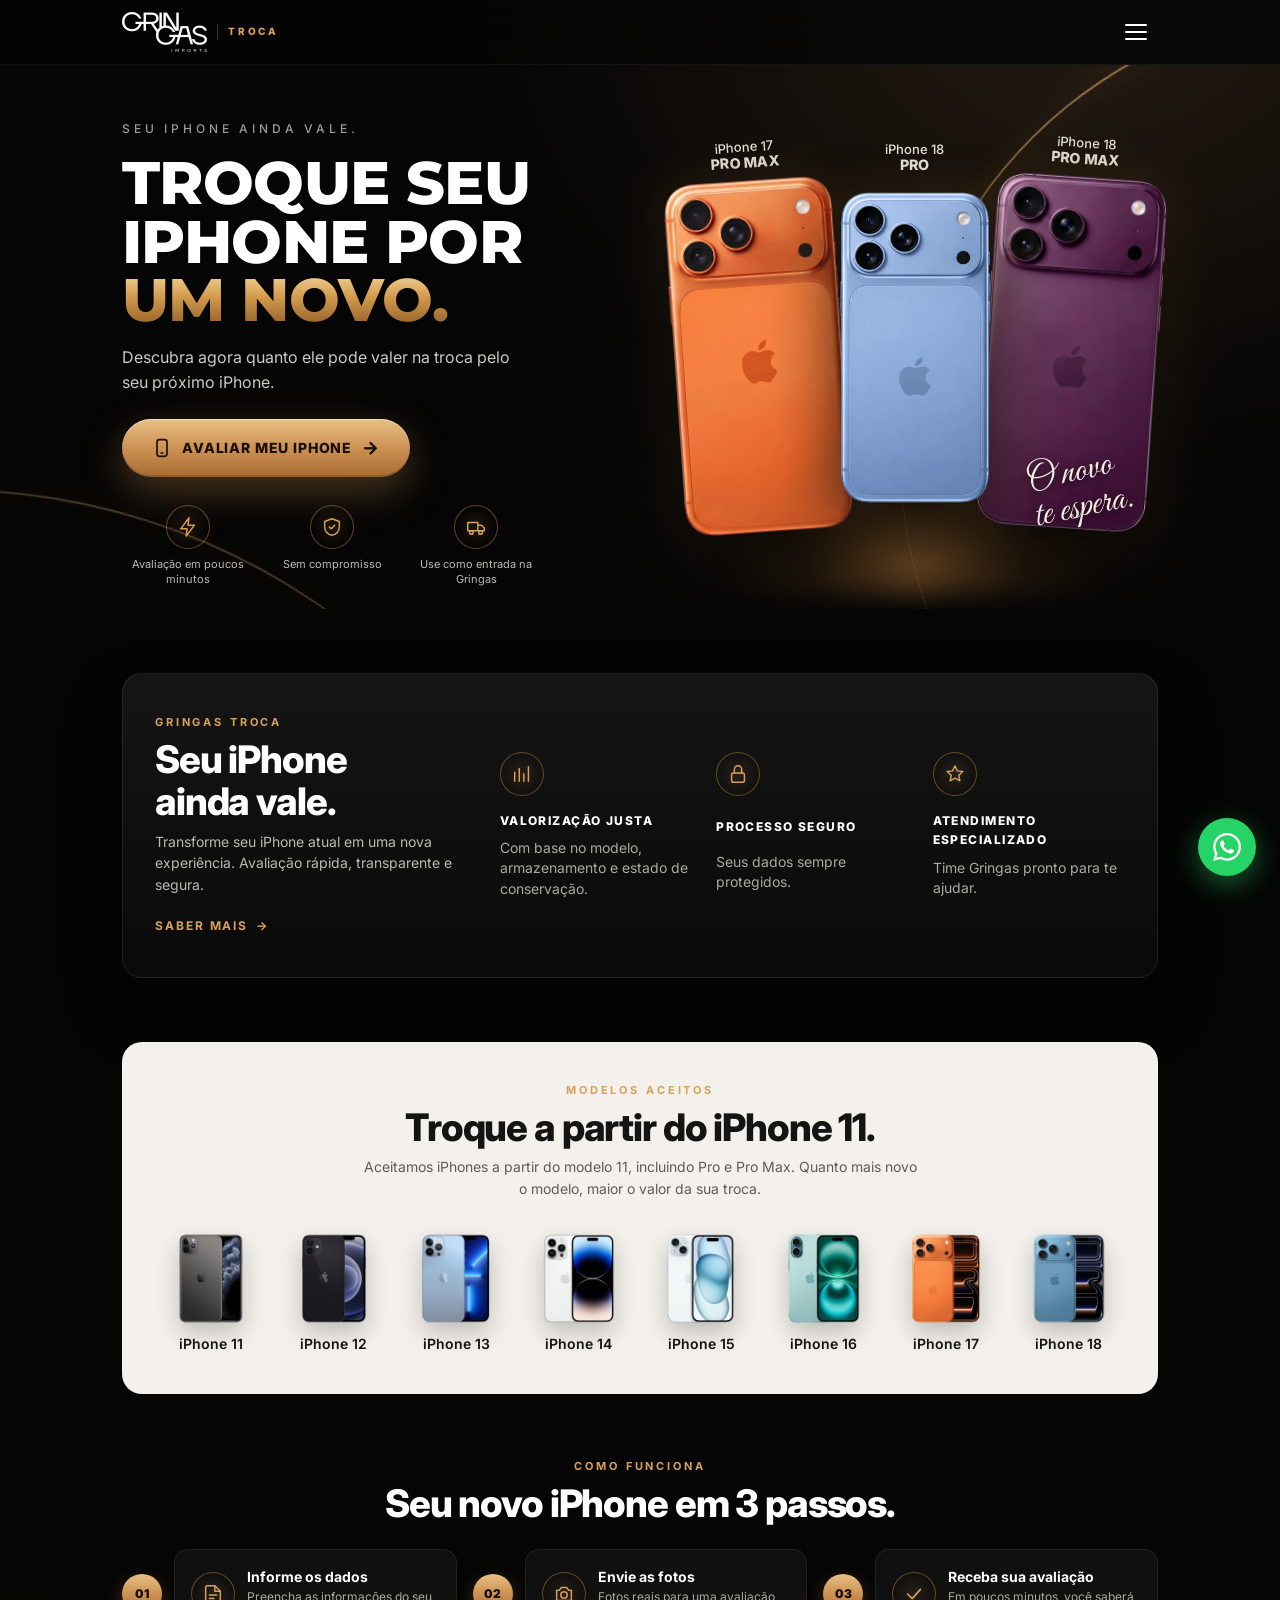
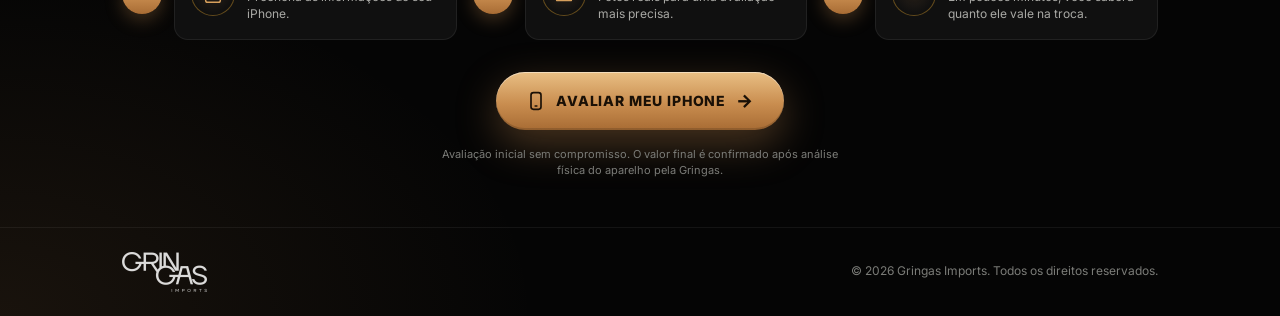
<file: index.html>
<!DOCTYPE html>
<html lang="pt-BR">
<head>
  <meta charset="UTF-8">
  <meta name="viewport" content="width=device-width, initial-scale=1, viewport-fit=cover">
  <title>Troca de iPhone em Salvador | Gringas Troca — Avalie seu iPhone online</title>
  <meta name="description" content="Descubra em poucos minutos quanto seu iPhone vale na troca por um novo. Avaliação online, gratuita e sem compromisso na Gringas, do iPhone 11 ao 18.">
  <meta name="theme-color" content="#080909">
  <meta name="robots" content="index, follow">
  <link rel="canonical" href="https://troca-na-gringas.vercel.app/">

  <!-- Favicon -->
  <link rel="icon" href="assets/favicon.svg" type="image/svg+xml">
  <link rel="icon" href="assets/favicon-32.png" sizes="32x32" type="image/png">
  <link rel="apple-touch-icon" href="assets/apple-touch-icon.png">

  <!-- Open Graph / WhatsApp / Instagram.
       Se o site ganhar domínio próprio, troque o endereço em og:url, og:image, twitter:image e canonical. -->
  <meta property="og:type" content="website">
  <meta property="og:locale" content="pt_BR">
  <meta property="og:site_name" content="Gringas Troca">
  <meta property="og:title" content="Troque seu iPhone por um novo | Gringas Troca">
  <meta property="og:description" content="Avalie seu iPhone online em poucos minutos e descubra quanto ele vale como entrada no seu próximo iPhone.">
  <meta property="og:url" content="https://troca-na-gringas.vercel.app/">
  <meta property="og:image" content="https://troca-na-gringas.vercel.app/assets/og-image.jpg">
  <meta property="og:image:width" content="1200">
  <meta property="og:image:height" content="630">
  <meta property="og:image:alt" content="Gringas Troca — descubra quanto vale seu iPhone na troca">
  <meta name="twitter:card" content="summary_large_image">
  <meta name="twitter:title" content="Troque seu iPhone por um novo | Gringas Troca">
  <meta name="twitter:description" content="Avalie seu iPhone online e descubra quanto ele vale na troca.">
  <meta name="twitter:image" content="https://troca-na-gringas.vercel.app/assets/og-image.jpg">

  <link rel="preconnect" href="https://fonts.googleapis.com">
  <link rel="preconnect" href="https://fonts.gstatic.com" crossorigin>
  <link href="https://fonts.googleapis.com/css2?family=Inter:wght@400;500;600;700;800;900&family=Montserrat:wght@700;800;900&family=Great+Vibes&display=swap" rel="stylesheet">
  <link rel="stylesheet" href="css/tokens.css">
  <link rel="stylesheet" href="css/landing.css?v=65">
  <link rel="preload" as="image" href="assets/logo-gringas-white.png">
</head>
<body>

  <!-- ===== HEADER ===== -->
  <header class="lp-header">
    <div class="lp-header-inner">
      <a class="lp-brand" href="index.html" aria-label="Gringas Imports — Troca, início">
        <img class="lp-logo" src="assets/logo-gringas-white.png" alt="Gringas Imports" width="340" height="160">
        <span class="lp-brand-tag">TROCA</span>
      </a>
      <div class="lp-header-actions">
        <button class="lp-menu-btn" id="menuBtn" type="button" aria-label="Abrir menu" aria-expanded="false" aria-controls="siteMenu">
          <span></span><span></span><span></span>
        </button>
      </div>
    </div>
    <nav class="lp-menu" id="siteMenu" hidden>
      <a href="#beneficios">Por que a Gringas</a>
      <a href="#modelos">Modelos aceitos</a>
      <a href="#como-funciona">Como funciona</a>
      <a href="avaliar.html" class="lp-menu-cta">Avaliar meu iPhone →</a>
    </nav>
  </header>

  <main>
    <!-- ===== HERO ===== -->
    <section class="lp-hero" aria-labelledby="hero-title">
      <div class="lp-hero-light" aria-hidden="true"></div>
      <div class="lp-container lp-hero-inner">
        <div class="lp-hero-copy">
          <span class="lp-kicker">SEU IPHONE AINDA VALE.</span>
          <h1 id="hero-title">Troque seu iPhone por <span class="lp-gold-text">um novo.</span></h1>
          <p>Descubra agora quanto ele pode valer na troca pelo seu pr&oacute;ximo iPhone.</p>
          <a class="lp-cta" href="avaliar.html">
            <svg width="20" height="20" viewBox="0 0 24 24" fill="none" stroke="currentColor" stroke-width="2" stroke-linecap="round" stroke-linejoin="round" aria-hidden="true"><rect x="6" y="2" width="12" height="20" rx="3"/><path d="M11 18h2"/></svg>
            AVALIAR MEU IPHONE <span aria-hidden="true">&#8594;</span>
          </a>
          <ul class="lp-hero-features">
            <li>
              <span class="lp-ring" aria-hidden="true"><svg viewBox="0 0 24 24" fill="none" stroke="currentColor" stroke-width="1.6" stroke-linecap="round" stroke-linejoin="round"><path d="M13 2 4 14h7l-1 8 9-12h-7l1-8Z"/></svg></span>
              Avalia&ccedil;&atilde;o em poucos minutos
            </li>
            <li>
              <span class="lp-ring" aria-hidden="true"><svg viewBox="0 0 24 24" fill="none" stroke="currentColor" stroke-width="1.6" stroke-linecap="round" stroke-linejoin="round"><path d="M12 3 4 6v6c0 4.5 3.4 8.3 8 9 4.6-.7 8-4.5 8-9V6l-8-3Z"/><path d="m9 12 2 2 4-4"/></svg></span>
              Sem compromisso
            </li>
            <li>
              <span class="lp-ring" aria-hidden="true"><svg viewBox="0 0 24 24" fill="none" stroke="currentColor" stroke-width="1.6" stroke-linecap="round" stroke-linejoin="round"><path d="M3 7h11v9H3zM14 10h4l3 3v3h-7"/><circle cx="7" cy="18" r="2"/><circle cx="17" cy="18" r="2"/></svg></span>
              Use como entrada na Gringas
            </li>
          </ul>
        </div>

        <!-- iPhones (imagens reais em WebP, 320w e 640w) -->
        <div class="lp-stage" aria-hidden="true">
          <figure class="lp-device lp-device-1">
            <figcaption>iPhone 17<b>PRO MAX</b></figcaption>
            <img src="assets/phones/hero-iphone-17-pro-max-640.webp"
                 srcset="assets/phones/hero-iphone-17-pro-max-320.webp 320w, assets/phones/hero-iphone-17-pro-max-640.webp 640w"
                 sizes="(min-width: 1024px) 230px, 140px"
                 alt="" width="640" height="1322" decoding="async">
          </figure>
          <figure class="lp-device lp-device-2">
            <figcaption>iPhone 18<b>PRO</b></figcaption>
            <img src="assets/phones/hero-iphone-18-pro-640.webp"
                 srcset="assets/phones/hero-iphone-18-pro-320.webp 320w, assets/phones/hero-iphone-18-pro-640.webp 640w"
                 sizes="(min-width: 1024px) 230px, 140px"
                 alt="" width="640" height="1246" decoding="async">
          </figure>
          <figure class="lp-device lp-device-3">
            <figcaption>iPhone 18<b>PRO MAX</b></figcaption>
            <img src="assets/phones/hero-iphone-18-pro-max-640.webp"
                 srcset="assets/phones/hero-iphone-18-pro-max-320.webp 320w, assets/phones/hero-iphone-18-pro-max-640.webp 640w"
                 sizes="(min-width: 1024px) 230px, 140px"
                 alt="" width="640" height="1306" decoding="async">
          </figure>
          <span class="lp-script">O novo<br>te espera.</span>
          <div class="lp-floor"></div>
        </div>
        
      </div>
    </section>

    <!-- ===== BENEFÍCIOS ===== -->
    <section class="lp-section" id="beneficios" aria-labelledby="benefits-title">
      <div class="lp-container">
        <div class="lp-benefits-card">
          <div class="lp-benefits-intro">
            <span class="lp-section-label">GRINGAS TROCA</span>
            <h2 id="benefits-title">Seu iPhone ainda vale.</h2>
            <p>Transforme seu iPhone atual em uma nova experi&ecirc;ncia. Avalia&ccedil;&atilde;o r&aacute;pida, transparente e segura.</p>
            <a class="lp-link" href="#como-funciona">SABER MAIS <span aria-hidden="true">&#8594;</span></a>
          </div>
          <ul class="lp-benefits">
            <li>
              <span class="lp-ring" aria-hidden="true"><svg viewBox="0 0 24 24" fill="none" stroke="currentColor" stroke-width="1.6" stroke-linecap="round" stroke-linejoin="round"><path d="M4 20V10M9 20V6M14 20v-8M19 20V4"/></svg></span>
              <h3>Valoriza&ccedil;&atilde;o justa</h3>
              <p>Com base no modelo, armazenamento e estado de conserva&ccedil;&atilde;o.</p>
            </li>
            <li>
              <span class="lp-ring" aria-hidden="true"><svg viewBox="0 0 24 24" fill="none" stroke="currentColor" stroke-width="1.6" stroke-linecap="round" stroke-linejoin="round"><rect x="5" y="11" width="14" height="10" rx="2"/><path d="M8 11V7a4 4 0 0 1 8 0v4"/></svg></span>
              <h3>Processo seguro</h3>
              <p>Seus dados sempre protegidos.</p>
            </li>
            <li>
              <span class="lp-ring" aria-hidden="true"><svg viewBox="0 0 24 24" fill="none" stroke="currentColor" stroke-width="1.6" stroke-linecap="round" stroke-linejoin="round"><path d="m12 3 2.6 5.6 6 .7-4.5 4.1 1.2 6L12 16.4 6.7 19.4l1.2-6L3.4 9.3l6-.7L12 3Z"/></svg></span>
              <h3>Atendimento especializado</h3>
              <p>Time Gringas pronto para te ajudar.</p>
            </li>
          </ul>
        </div>
      </div>
    </section>

    <!-- ===== MODELOS ACEITOS ===== -->
    <section class="lp-section" id="modelos" aria-labelledby="models-title">
      <div class="lp-container">
        <div class="lp-models-card">
          <span class="lp-section-label">MODELOS ACEITOS</span>
          <h2 id="models-title">Troque a partir do iPhone 11.</h2>
          <p>Aceitamos iPhones a partir do modelo 11, incluindo Pro e Pro Max. Quanto mais novo o modelo, maior o valor da sua troca.</p>
          <ul class="lp-model-row">
            <li><img src="assets/phones/iphone-11.png" alt="" width="360" height="440" loading="lazy">iPhone 11</li>
            <li><img src="assets/phones/iphone-12.png" alt="" width="360" height="440" loading="lazy">iPhone 12</li>
            <li><img src="assets/phones/iphone-13.png" alt="" width="360" height="440" loading="lazy">iPhone 13</li>
            <li><img src="assets/phones/iphone-14.png" alt="" width="360" height="440" loading="lazy">iPhone 14</li>
            <li><img src="assets/phones/iphone-15.png" alt="" width="360" height="440" loading="lazy">iPhone 15</li>
            <li><img src="assets/phones/iphone-16.png" alt="" width="360" height="440" loading="lazy">iPhone 16</li>
            <li><img src="assets/phones/iphone-17.png" alt="" width="360" height="440" loading="lazy">iPhone 17</li>
            <li><img src="assets/phones/iphone-18.png" alt="" width="360" height="440" loading="lazy">iPhone 18</li>
          </ul>
        </div>
      </div>
    </section>

    <!-- ===== COMO FUNCIONA ===== -->
    <section class="lp-section" id="como-funciona" aria-labelledby="how-title">
      <div class="lp-container lp-center">
        <span class="lp-section-label">COMO FUNCIONA</span>
        <h2 id="how-title">Seu novo iPhone em 3 passos.</h2>
        <ol class="lp-steps">
          <li class="lp-step">
            <span class="lp-step-num" aria-hidden="true">01</span>
            <div class="lp-step-card">
              <span class="lp-ring" aria-hidden="true"><svg viewBox="0 0 24 24" fill="none" stroke="currentColor" stroke-width="1.6" stroke-linecap="round" stroke-linejoin="round"><path d="M14 3H6a2 2 0 0 0-2 2v14a2 2 0 0 0 2 2h12a2 2 0 0 0 2-2V9l-6-6Z"/><path d="M14 3v6h6M8 13h8M8 17h5"/></svg></span>
              <div><h3>Informe os dados</h3><p>Preencha as informa&ccedil;&otilde;es do seu iPhone.</p></div>
            </div>
          </li>
          <li class="lp-step">
            <span class="lp-step-num" aria-hidden="true">02</span>
            <div class="lp-step-card">
              <span class="lp-ring" aria-hidden="true"><svg viewBox="0 0 24 24" fill="none" stroke="currentColor" stroke-width="1.6" stroke-linecap="round" stroke-linejoin="round"><path d="M4 8h3l2-3h6l2 3h3v11H4z"/><circle cx="12" cy="13" r="3.5"/></svg></span>
              <div><h3>Envie as fotos</h3><p>Fotos reais para uma avalia&ccedil;&atilde;o mais precisa.</p></div>
            </div>
          </li>
          <li class="lp-step">
            <span class="lp-step-num" aria-hidden="true">03</span>
            <div class="lp-step-card">
              <span class="lp-ring" aria-hidden="true"><svg viewBox="0 0 24 24" fill="none" stroke="currentColor" stroke-width="1.8" stroke-linecap="round" stroke-linejoin="round"><path d="m5 12 5 5 9-10"/></svg></span>
              <div><h3>Receba sua avalia&ccedil;&atilde;o</h3><p>Em poucos minutos, voc&ecirc; saber&aacute; quanto ele vale na troca.</p></div>
            </div>
          </li>
        </ol>
        <a class="lp-cta" href="avaliar.html">
          <svg width="20" height="20" viewBox="0 0 24 24" fill="none" stroke="currentColor" stroke-width="2" stroke-linecap="round" stroke-linejoin="round" aria-hidden="true"><rect x="6" y="2" width="12" height="20" rx="3"/><path d="M11 18h2"/></svg>
          AVALIAR MEU IPHONE <span aria-hidden="true">&#8594;</span>
        </a>
        <p class="lp-legal">Avalia&ccedil;&atilde;o inicial sem compromisso. O valor final &eacute; confirmado ap&oacute;s an&aacute;lise f&iacute;sica do aparelho pela Gringas.</p>
      </div>
    </section>
  </main>

  <!-- ===== FOOTER ===== -->
  <footer class="lp-footer">
    <div class="lp-container lp-footer-inner">
      <img class="lp-logo lp-logo-sm" src="assets/logo-gringas-white.png" alt="Gringas Imports" width="340" height="160" loading="lazy">
      <p>&copy; 2026 Gringas Imports. Todos os direitos reservados.</p>
    </div>
  </footer>

  <!-- ===== FAB WHATSAPP ===== -->
  <a class="lp-wa-fab" href="#" data-whatsapp-link target="_blank" rel="noopener noreferrer" referrerpolicy="no-referrer" aria-label="Falar com a Gringas no WhatsApp">
    <svg width="28" height="28" viewBox="0 0 24 24" fill="currentColor" aria-hidden="true"><use href="#i-whatsapp"/></svg>
  </a>

  <!-- Ícones reutilizáveis -->
  <svg width="0" height="0" style="position:absolute" aria-hidden="true">
    <symbol id="i-whatsapp" viewBox="0 0 24 24">
      <path d="M17.472 14.382c-.297-.149-1.758-.867-2.03-.967-.273-.099-.471-.148-.67.15-.197.297-.767.966-.94 1.164-.173.199-.347.223-.644.075-.297-.15-1.255-.463-2.39-1.475-.883-.788-1.48-1.761-1.653-2.059-.173-.297-.018-.458.13-.606.134-.133.298-.347.446-.52.149-.174.198-.298.298-.497.099-.198.05-.371-.025-.52-.075-.149-.669-1.612-.916-2.207-.242-.579-.487-.5-.669-.51-.173-.008-.371-.01-.57-.01-.198 0-.52.074-.792.372-.272.297-1.04 1.016-1.04 2.479 0 1.462 1.065 2.875 1.213 3.074.149.198 2.096 3.2 5.077 4.487.709.306 1.262.489 1.694.625.712.227 1.36.195 1.871.118.571-.085 1.758-.719 2.006-1.413.248-.694.248-1.289.173-1.413-.074-.124-.272-.198-.57-.347m-5.421 7.403h-.004a9.87 9.87 0 01-5.031-1.378l-.361-.214-3.741.982.998-3.648-.235-.374a9.86 9.86 0 01-1.51-5.26c.001-5.45 4.436-9.884 9.888-9.884 2.64 0 5.122 1.03 6.988 2.898a9.825 9.825 0 012.893 6.994c-.003 5.45-4.437 9.884-9.885 9.884m8.413-18.297A11.815 11.815 0 0012.05 0C5.495 0 .16 5.335.157 11.892c0 2.096.547 4.142 1.588 5.945L.057 24l6.305-1.654a11.882 11.882 0 005.683 1.448h.005c6.554 0 11.89-5.335 11.893-11.893a11.821 11.821 0 00-3.48-8.413Z"/>
    </symbol>
  </svg>

  <script type="module" src="js/landing.js"></script>
</body>
</html>
</file>
<file: css/tokens.css>
/* =========================================================
   GRINGAS TROCA — DESIGN TOKENS
   Fonte única de cores, tipografia, espaçamentos e sombras.
   Importado por landing.css (home), styles.css (avaliação)
   e admin.css (painel). Altere aqui, não nos arquivos de tela.
   ========================================================= */

:root {
  /* ---- Tipografia ---- */
  --font-sans: "Inter", -apple-system, BlinkMacSystemFont, "SF Pro Display", "Segoe UI", Roboto, sans-serif;
  --font-display: "Montserrat", "Inter", -apple-system, BlinkMacSystemFont, "Segoe UI", sans-serif; /* títulos de impacto */
  --font-script: "Great Vibes", "Brush Script MT", cursive; /* detalhe manuscrito */
  --fw-regular: 400;
  --fw-medium: 500;
  --fw-semibold: 600;
  --fw-bold: 700;
  --fw-heavy: 800;
  --fw-black: 900;

  --fs-2xs: 0.6875rem;  /* 11px — rótulos/kickers */
  --fs-xs: 0.75rem;     /* 12px */
  --fs-sm: 0.875rem;    /* 14px */
  --fs-md: 1rem;        /* 16px — corpo (evita zoom no iOS em inputs) */
  --fs-lg: 1.125rem;    /* 18px */
  --fs-xl: 1.375rem;    /* 22px */
  --fs-2xl: clamp(1.625rem, 1.2rem + 2vw, 2.375rem);   /* títulos de seção */
  --fs-3xl: clamp(2.25rem, 1.4rem + 4.5vw, 4.5rem);    /* hero */
  --fs-value: clamp(2.75rem, 2rem + 4vw, 4rem);         /* valor da avaliação */

  --lh-tight: 1.05;
  --lh-snug: 1.25;
  --lh-body: 1.55;
  --ls-tight: -0.04em;
  --ls-label: 0.16em;

  /* ---- Cores: superfícies (tema escuro da marca) ---- */
  --c-bg: #080909;
  --c-surface: #111313;
  --c-surface-2: #181b1a;
  --c-surface-3: #202423;
  --c-line: rgba(255, 255, 255, 0.10);
  --c-line-strong: rgba(255, 255, 255, 0.18);

  /* ---- Cores: texto ---- */
  --c-text: #f7f7f4;
  --c-text-muted: #a9aaa5;
  --c-text-subtle: #7b7c78;
  --c-text-on-gold: #140d01;

  /* ---- Cores: marca ---- */
  --c-gold: #c9932b;
  --c-gold-light: #e7c777;
  --c-gold-soft: rgba(201, 147, 43, 0.14);
  --c-gold-line: rgba(201, 147, 43, 0.45);
  --g-gold: linear-gradient(135deg, #f0cf82 0%, #c9932f 100%);
  --g-gold-text: linear-gradient(180deg, #f3d9a0 0%, #d39a4c 45%, #8c5a25 100%);
  --g-gold-btn: linear-gradient(180deg, #e9bf84 0%, #c98d4f 55%, #a86c34 100%);

  /* ---- Cores: seção clara (modelos aceitos) ---- */
  --c-cream: #f4f1ec;
  --c-cream-text: #141414;
  --c-cream-muted: #5f5c57;

  /* ---- Cores: feedback ---- */
  --c-success: #2fbf7a;
  --c-success-soft: rgba(47, 191, 122, 0.12);
  --c-danger: #ef6b6b;
  --c-danger-soft: rgba(239, 107, 107, 0.12);
  --c-info: #6aa2ff;
  --c-whatsapp: #25d366;
  --c-whatsapp-soft: rgba(37, 211, 102, 0.12);

  /* ---- Cores: painel admin (tema claro) ---- */
  --a-bg: #f3f2ee;
  --a-surface: #ffffff;
  --a-surface-2: #faf9f6;
  --a-line: #e5e2da;
  --a-text: #111111;
  --a-text-muted: #7a7a76;
  --a-sidebar: #0f1111;

  /* ---- Espaçamento (escala de 4px) ---- */
  --sp-1: 4px;
  --sp-2: 8px;
  --sp-3: 12px;
  --sp-4: 16px;
  --sp-5: 20px;
  --sp-6: 24px;
  --sp-8: 32px;
  --sp-10: 40px;
  --sp-12: 48px;
  --sp-16: 64px;
  --gutter: clamp(16px, 4vw, 32px);

  /* ---- Raios ---- */
  --r-sm: 10px;
  --r-md: 14px;
  --r-lg: 20px;
  --r-xl: 28px;
  --r-pill: 999px;

  /* ---- Sombras ---- */
  --sh-card: 0 18px 50px rgba(0, 0, 0, 0.45);
  --sh-gold: 0 12px 35px rgba(197, 145, 45, 0.28), inset 0 1px 0 rgba(255, 255, 255, 0.4);
  --sh-gold-hover: 0 18px 42px rgba(197, 145, 45, 0.38), inset 0 1px 0 rgba(255, 255, 255, 0.5);
  --sh-light: 0 10px 30px rgba(22, 20, 16, 0.08);

  /* ---- Layout ---- */
  --w-content: 1100px;
  --w-narrow: 560px;
  --header-h: 64px;
  --tap: 48px; /* alvo mínimo de toque */

  /* ---- Movimento ---- */
  --ease: cubic-bezier(.2, .7, .2, 1);
  --t-fast: .15s;
  --t-base: .25s;

  /* ---- Fundo decorativo padrão ---- */
  --bg-glow:
    radial-gradient(circle at 50% -8%, rgba(201, 147, 43, 0.18), transparent 38%),
    radial-gradient(circle at 100% 55%, rgba(23, 150, 93, 0.06), transparent 30%);
}

@media (prefers-reduced-motion: reduce) {
  :root { --t-fast: 0s; --t-base: 0s; }
  *, *::before, *::after { animation-duration: 0s !important; transition-duration: 0s !important; }
}
</file>
<file: css/landing.css>
/* =========================================================
   GRINGAS TROCA — HOME (index.html)
   Mobile first: estilos base = celular; @media (min-width) amplia.
   Cores, fontes e espaçamentos vêm de tokens.css.
   ========================================================= */

*, *::before, *::after { box-sizing: border-box; margin: 0; padding: 0; }

html { -webkit-text-size-adjust: 100%; scroll-behavior: smooth; scroll-padding-top: calc(var(--header-h) + 12px); }

body {
  min-height: 100vh;
  font-family: var(--font-sans);
  font-size: var(--fs-md);
  line-height: var(--lh-body);
  color: var(--c-text);
  background:
    radial-gradient(ellipse 80% 40% at 85% 0%, rgba(201, 141, 79, .16), transparent 60%),
    radial-gradient(ellipse 70% 30% at 0% 100%, rgba(201, 141, 79, .10), transparent 60%),
    #050505;
  -webkit-font-smoothing: antialiased;
  overflow-x: hidden;
}

a { color: inherit; text-decoration: none; }
ul, ol { list-style: none; }
img { display: block; max-width: 100%; }
h1, h2, h3 { color: #fff; }
[hidden] { display: none !important; }
:focus-visible { outline: 2px solid var(--c-gold-light); outline-offset: 3px; border-radius: 6px; }

.lp-container { width: 100%; max-width: var(--w-content); margin: 0 auto; padding: 0 var(--gutter); }
.lp-center { display: flex; flex-direction: column; align-items: center; text-align: center; }
.lp-section { padding-top: var(--sp-12); }

.lp-gold-text {
  background: var(--g-gold-text);
  -webkit-background-clip: text; background-clip: text;
  color: transparent;
}

/* ---- Ícone em anel dourado (reutilizado em toda a página) ---- */
.lp-ring {
  flex: none;
  width: 44px; height: 44px;
  display: grid; place-items: center;
  border-radius: 50%;
  border: 1.5px solid var(--c-gold-line);
  color: #d8a05c;
  background: radial-gradient(circle, rgba(201, 141, 79, .12), transparent 70%);
}
.lp-ring svg { width: 22px; height: 22px; }

/* ===== HEADER ===== */
.lp-header {
  position: sticky; top: 0; z-index: 100;
  padding-top: env(safe-area-inset-top);
  background: rgba(5, 5, 5, .82);
  border-bottom: 1px solid rgba(255, 255, 255, .06);
  backdrop-filter: blur(20px); -webkit-backdrop-filter: blur(20px);
}
.lp-header-inner {
  max-width: var(--w-content); height: var(--header-h);
  margin: 0 auto; padding: 0 var(--gutter);
  display: flex; align-items: center; justify-content: space-between; gap: var(--sp-3);
}

.lp-brand { display: flex; align-items: center; gap: 10px; }
.lp-logo { height: 38px; width: auto; }
.lp-brand-tag {
  padding-left: 10px;
  border-left: 1px solid rgba(255, 255, 255, .2);
  font-size: 10px; font-weight: var(--fw-heavy); letter-spacing: .28em;
  color: #d8a05c;
}

.lp-header-actions { display: flex; align-items: center; gap: var(--sp-2); }

.lp-menu-btn {
  width: 44px; height: 44px;
  display: grid; place-content: center; gap: 5px;
  border: 0; border-radius: var(--r-sm);
  background: transparent; cursor: pointer;
}
.lp-menu-btn span { display: block; width: 22px; height: 2px; border-radius: 2px; background: #fff; transition: transform var(--t-base), opacity var(--t-fast); }
.lp-menu-btn.open span:nth-child(1) { transform: translateY(7px) rotate(45deg); }
.lp-menu-btn.open span:nth-child(2) { opacity: 0; }
.lp-menu-btn.open span:nth-child(3) { transform: translateY(-7px) rotate(-45deg); }

.lp-menu {
  display: flex; flex-direction: column;
  max-width: var(--w-content); margin: 0 auto;
  padding: var(--sp-2) var(--gutter) var(--sp-5);
}
.lp-menu a { padding: 14px 0; border-bottom: 1px solid rgba(255, 255, 255, .07); font-weight: var(--fw-semibold); }
.lp-menu a:last-child { border-bottom: 0; }
.lp-menu .lp-menu-cta { color: #d8a05c; }

/* ===== ELEMENTOS COMPARTILHADOS ===== */
.lp-kicker {
  font-size: var(--fs-xs); font-weight: var(--fw-medium);
  letter-spacing: .32em; color: #9a9a96;
}

.lp-section-label {
  display: block; margin-bottom: var(--sp-2);
  font-size: var(--fs-2xs); font-weight: var(--fw-bold);
  letter-spacing: .26em; color: #d8a05c;
}

.lp-section h2 {
  font-size: var(--fs-2xl);
  line-height: 1.1; letter-spacing: -.03em;
  font-weight: var(--fw-heavy);
  text-wrap: balance;
}

.lp-cta {
  display: inline-flex; align-items: center; justify-content: center; gap: 10px;
  width: 100%; min-height: 58px; padding: 0 30px;
  border-radius: var(--r-pill);
  background: var(--g-gold-btn);
  color: #1a1006;
  font-size: var(--fs-sm); font-weight: var(--fw-heavy); letter-spacing: .06em;
  box-shadow: 0 14px 40px rgba(201, 141, 79, .35), inset 0 1px 0 rgba(255, 255, 255, .45), inset 0 -2px 0 rgba(0, 0, 0, .15);
  transition: transform var(--t-base) var(--ease), box-shadow var(--t-base);
}
.lp-cta:hover { transform: translateY(-2px); box-shadow: 0 20px 48px rgba(201, 141, 79, .45), inset 0 1px 0 rgba(255, 255, 255, .5); }
.lp-cta span { font-size: 18px; }

.lp-link { display: inline-flex; gap: 8px; font-size: var(--fs-xs); font-weight: var(--fw-bold); letter-spacing: .16em; color: #d8a05c; }
.lp-link:hover { color: var(--c-gold-light); }

/* ===== HERO ===== */
.lp-hero { position: relative; padding: var(--sp-8) 0 0; overflow: hidden; }

/* Feixes de luz dourada */
.lp-hero-light { position: absolute; inset: 0; pointer-events: none; }
.lp-hero-light::before, .lp-hero-light::after {
  content: ""; position: absolute; border-radius: 50%;
  border-top: 2px solid rgba(240, 190, 120, .55);
  filter: blur(.6px) drop-shadow(0 0 10px rgba(230, 160, 80, .7));
}
.lp-hero-light::before { width: 900px; height: 900px; right: -520px; top: -60px; transform: rotate(-28deg); }
.lp-hero-light::after { width: 1300px; height: 1300px; left: -700px; bottom: -1180px; transform: rotate(12deg); opacity: .5; }

.lp-hero-inner { position: relative; display: flex; flex-direction: column; gap: var(--sp-6); }

.lp-hero-copy { display: flex; flex-direction: column; gap: var(--sp-4); }
.lp-hero-copy h1 {
  font-family: var(--font-display);
  font-size: clamp(2.5rem, 1.6rem + 4.6vw, 4.25rem);
  line-height: .98; letter-spacing: -.01em;
  font-weight: var(--fw-heavy);
  text-transform: uppercase;
  text-wrap: balance;
}
.lp-hero-copy h1 .lp-gold-text { display: inline-block; }
.lp-hero-copy p { font-size: var(--fs-md); color: #c9c9c5; max-width: 400px; }
.lp-hero-copy .lp-cta { margin-top: var(--sp-2); }

.lp-hero-features { display: grid; grid-template-columns: repeat(3, 1fr); gap: var(--sp-3); margin-top: var(--sp-3); }
.lp-hero-features li {
  display: flex; flex-direction: column; align-items: center; gap: var(--sp-2);
  text-align: center; font-size: var(--fs-2xs); line-height: 1.35; color: #b9b9b5;
}

/* ---- Palco dos iPhones (decorativo, imagens reais WebP) ---- */
.lp-stage {
  --pw: clamp(74px, 24vw, 104px); /* acompanha a largura do celular */
  position: relative;
  height: calc(var(--pw) * 2.75);
  margin: var(--sp-12) calc(var(--gutter) * -1) 0;
  display: flex; align-items: flex-end; justify-content: center; gap: 0;
  padding-bottom: calc(var(--pw) * .28);
}
.lp-device { position: relative; display: flex; flex-direction: column; align-items: center; gap: 10px; z-index: 1; flex: 0 0 auto; }
.lp-device figcaption {
  text-align: center; line-height: 1.15; white-space: nowrap;
  font-size: clamp(9px, 2.6vw, 11px); font-weight: var(--fw-medium); color: #e6e2da;
}
.lp-device figcaption b { display: block; font-size: 1.1em; font-weight: var(--fw-heavy); letter-spacing: .02em; }

.lp-device img {
  width: auto; max-width: none; height: calc(var(--pw) * 2.07);
  filter: drop-shadow(0 28px 34px rgba(0, 0, 0, .75)) drop-shadow(0 0 22px rgba(230, 160, 80, .16));
}
.lp-device-1 img, .lp-device-3 img { height: calc(var(--pw) * 2.2); }  /* Pro Max é maior que o Pro */
.lp-device-1 { transform: translateY(-4%) rotate(-4deg); }
.lp-device-2 { transform: translateY(-9%); z-index: 2; margin: 0 calc(var(--pw) * -.08); }
.lp-device-3 { transform: translateY(-5%) rotate(4deg); }

.lp-script {
  position: absolute; right: 6%; bottom: 14%; z-index: 3;
  font-family: var(--font-script);
  font-size: clamp(1.5rem, 1rem + 2vw, 2.4rem); line-height: .95;
  color: #f2ece2; transform: rotate(-12deg);
  text-shadow: 0 2px 12px rgba(0, 0, 0, .8);
}
.lp-floor {
  position: absolute; left: 10%; right: 10%; bottom: 0; height: 40%;
  background: radial-gradient(ellipse at 50% 85%, rgba(230, 150, 70, .45), rgba(230, 150, 70, .1) 40%, transparent 70%);
  filter: blur(14px); z-index: 0;
}

/* ===== BENEFÍCIOS ===== */
.lp-benefits-card {
  display: grid; gap: var(--sp-6);
  padding: var(--sp-6) var(--sp-5);
  border-radius: var(--r-lg);
  border: 1px solid rgba(255, 255, 255, .08);
  background: linear-gradient(180deg, rgba(22, 22, 22, .95), rgba(10, 10, 10, .95));
  box-shadow: 0 30px 60px rgba(0, 0, 0, .45);
}
.lp-benefits-intro p { margin: var(--sp-2) 0 var(--sp-4); font-size: var(--fs-sm); color: #b9b9b5; max-width: 300px; }
.lp-benefits { display: grid; gap: var(--sp-5); }
.lp-benefits li { display: grid; grid-template-columns: 44px 1fr; column-gap: var(--sp-4); row-gap: 2px; align-items: start; }
.lp-benefits .lp-ring { grid-row: span 2; }
.lp-benefits h3 { font-size: var(--fs-xs); font-weight: var(--fw-heavy); letter-spacing: .12em; text-transform: uppercase; }
.lp-benefits p { font-size: var(--fs-sm); color: #a9a9a5; line-height: 1.45; }

/* ===== MODELOS (seção clara) ===== */
.lp-models-card {
  padding: var(--sp-8) var(--sp-5) var(--sp-6);
  border-radius: var(--r-lg);
  background: var(--c-cream);
  color: var(--c-cream-text);
  text-align: center;
}
.lp-models-card h2 { color: var(--c-cream-text); }
.lp-models-card > p { margin: var(--sp-2) auto 0; max-width: 560px; font-size: var(--fs-sm); color: var(--c-cream-muted); }

.lp-model-row {
  display: flex; gap: var(--sp-4);
  margin: var(--sp-6) calc(var(--sp-5) * -1) 0;
  padding: 0 var(--sp-5) var(--sp-2);
  overflow-x: auto; scroll-snap-type: x mandatory;
  scrollbar-width: none;
}
.lp-model-row::-webkit-scrollbar { display: none; }
.lp-model-row li {
  flex: 0 0 72px; scroll-snap-align: start;
  display: flex; flex-direction: column; align-items: center; gap: var(--sp-2);
  font-size: var(--fs-xs); font-weight: var(--fw-semibold); white-space: nowrap;
}
.lp-model-row img { width: 52px; height: auto; filter: drop-shadow(0 10px 12px rgba(0, 0, 0, .22)); }

/* ===== COMO FUNCIONA ===== */
#como-funciona h2 { margin-bottom: var(--sp-6); }
.lp-steps { display: grid; gap: var(--sp-3); width: 100%; margin-bottom: var(--sp-8); text-align: left; }
.lp-step { display: flex; align-items: center; gap: var(--sp-3); }
.lp-step-num {
  flex: none; width: 40px; height: 40px;
  display: grid; place-items: center;
  border-radius: 50%;
  background: var(--g-gold-btn);
  color: #1a1006; font-size: var(--fs-xs); font-weight: var(--fw-black);
  box-shadow: 0 6px 18px rgba(201, 141, 79, .3);
}
.lp-step-card {
  flex: 1; display: flex; align-items: center; gap: var(--sp-3);
  padding: var(--sp-4);
  border-radius: var(--r-md);
  border: 1px solid rgba(255, 255, 255, .07);
  background: rgba(18, 18, 18, .9);
}
.lp-step h3 { font-size: var(--fs-sm); font-weight: var(--fw-bold); }
.lp-step p { font-size: var(--fs-xs); color: #a9a9a5; line-height: 1.45; }

.lp-legal { margin-top: var(--sp-4); max-width: 420px; font-size: var(--fs-2xs); color: var(--c-text-subtle); line-height: 1.5; }

/* ===== FOOTER ===== */
.lp-footer { margin-top: var(--sp-12); border-top: 1px solid rgba(255, 255, 255, .06); padding: var(--sp-6) 0 calc(var(--sp-16) + env(safe-area-inset-bottom)); }
.lp-footer-inner { display: flex; flex-direction: column; align-items: center; gap: var(--sp-3); text-align: center; }
.lp-logo-sm { height: 28px; opacity: .85; }
.lp-footer p { font-size: var(--fs-xs); color: var(--c-text-subtle); }

/* ===== WHATSAPP FLUTUANTE ===== */
.lp-wa-fab {
  position: fixed; right: 16px; bottom: calc(16px + env(safe-area-inset-bottom)); z-index: 999;
  width: 54px; height: 54px; border-radius: 50%;
  background: var(--c-whatsapp); color: #fff;
  display: flex; align-items: center; justify-content: center;
  box-shadow: 0 8px 28px rgba(37, 211, 102, .45), 0 2px 8px rgba(0, 0, 0, .25);
  transition: transform var(--t-base), box-shadow var(--t-base);
}
.lp-wa-fab:hover { transform: scale(1.08) translateY(-2px); }

/* =========================================================
   ≥ 480px — celulares grandes
   ========================================================= */
@media (min-width: 480px) {
  .lp-cta { width: auto; align-self: flex-start; }
  .lp-center .lp-cta { align-self: center; }
  .lp-stage { --pw: 112px; }
  .lp-hero-features { max-width: 420px; }
}

/* =========================================================
   600–819px — tablet em pé: hero centralizado
   ========================================================= */
@media (min-width: 600px) and (max-width: 819px) {
  .lp-hero-copy { align-items: center; text-align: center; margin: 0 auto; max-width: 560px; }
  .lp-hero-copy p { margin: 0 auto; }
  .lp-hero-copy .lp-cta { align-self: center; }
  .lp-hero-features { margin-left: auto; margin-right: auto; width: 100%; }
}

/* =========================================================
   ≥ 768px — tablets
   ========================================================= */
@media (min-width: 768px) {
  .lp-section { padding-top: var(--sp-16); }
  .lp-logo { height: 40px; }
  .lp-stage { --pw: 132px; margin: var(--sp-6) 0 0; }
  .lp-device figcaption { font-size: 13px; }

  .lp-benefits-card { grid-template-columns: 1fr 2fr; align-items: center; padding: var(--sp-10) var(--sp-8); gap: var(--sp-8); }
  .lp-benefits { grid-template-columns: repeat(3, 1fr); gap: var(--sp-6); }
  .lp-benefits li { grid-template-columns: 1fr; row-gap: var(--sp-2); }
  .lp-benefits .lp-ring { grid-row: auto; margin-bottom: var(--sp-2); }

  .lp-models-card { padding: var(--sp-10) var(--sp-8); }
  .lp-model-row { justify-content: space-between; overflow: visible; margin: var(--sp-8) 0 0; padding: 0; gap: var(--sp-2); }
  .lp-model-row li { flex: 1 1 0; font-size: var(--fs-sm); }
  .lp-model-row img { width: 100%; max-width: 64px; }

  .lp-steps { grid-template-columns: repeat(3, 1fr); gap: var(--sp-4); }
  .lp-step { flex-direction: column; align-items: stretch; }
  .lp-step-num { align-self: center; }
  .lp-step-card { flex-direction: column; align-items: flex-start; }

  .lp-footer { padding-bottom: var(--sp-6); }
  .lp-footer-inner { flex-direction: row; justify-content: space-between; text-align: left; }
  .lp-wa-fab { right: 24px; bottom: 24px; width: 58px; height: 58px; }
}

/* =========================================================
   ≥ 820px — hero em duas colunas (inclui tablet e celular deitados)
   ========================================================= */
@media (min-width: 820px) {
  .lp-menu { align-items: flex-end; }
  .lp-hero { padding: var(--sp-10) 0 var(--sp-4); }
  .lp-hero-inner { flex-direction: row; align-items: center; gap: var(--sp-6); }
  .lp-hero-copy { flex: 0 0 50%; }
  .lp-hero-copy h1 { font-size: clamp(2.5rem, .6rem + 3.9vw, 4.25rem); }
  .lp-stage { --pw: clamp(96px, 10.5vw, 150px); flex: 1; height: calc(var(--pw) * 3); margin: 0; }
}

/* Celular deitado: pouca altura, compacta o hero */
@media (min-width: 640px) and (max-height: 500px) and (orientation: landscape) {
  .lp-hero { padding-top: var(--sp-6); }
  .lp-hero-copy { gap: var(--sp-3); }
  .lp-hero-features { margin-top: 0; }
}

/* =========================================================
   ≥ 1024px — desktop
   ========================================================= */
@media (min-width: 1024px) {
  .lp-hero { padding-top: var(--sp-12); }
  .lp-hero-inner { gap: var(--sp-8); }
  .lp-model-row img { max-width: 76px; }
  .lp-step { flex-direction: row; align-items: center; }
  .lp-step-card { flex-direction: row; align-items: center; }
}

@media (min-width: 1280px) {
  .lp-stage { --pw: 160px; }
}

/* Telas grandes: conteúdo mais largo */
@media (min-width: 1440px) {
  :root { --w-content: 1240px; }
  .lp-stage { --pw: 175px; }
  .lp-hero-copy h1 { font-size: 4.75rem; }
}
</file>
